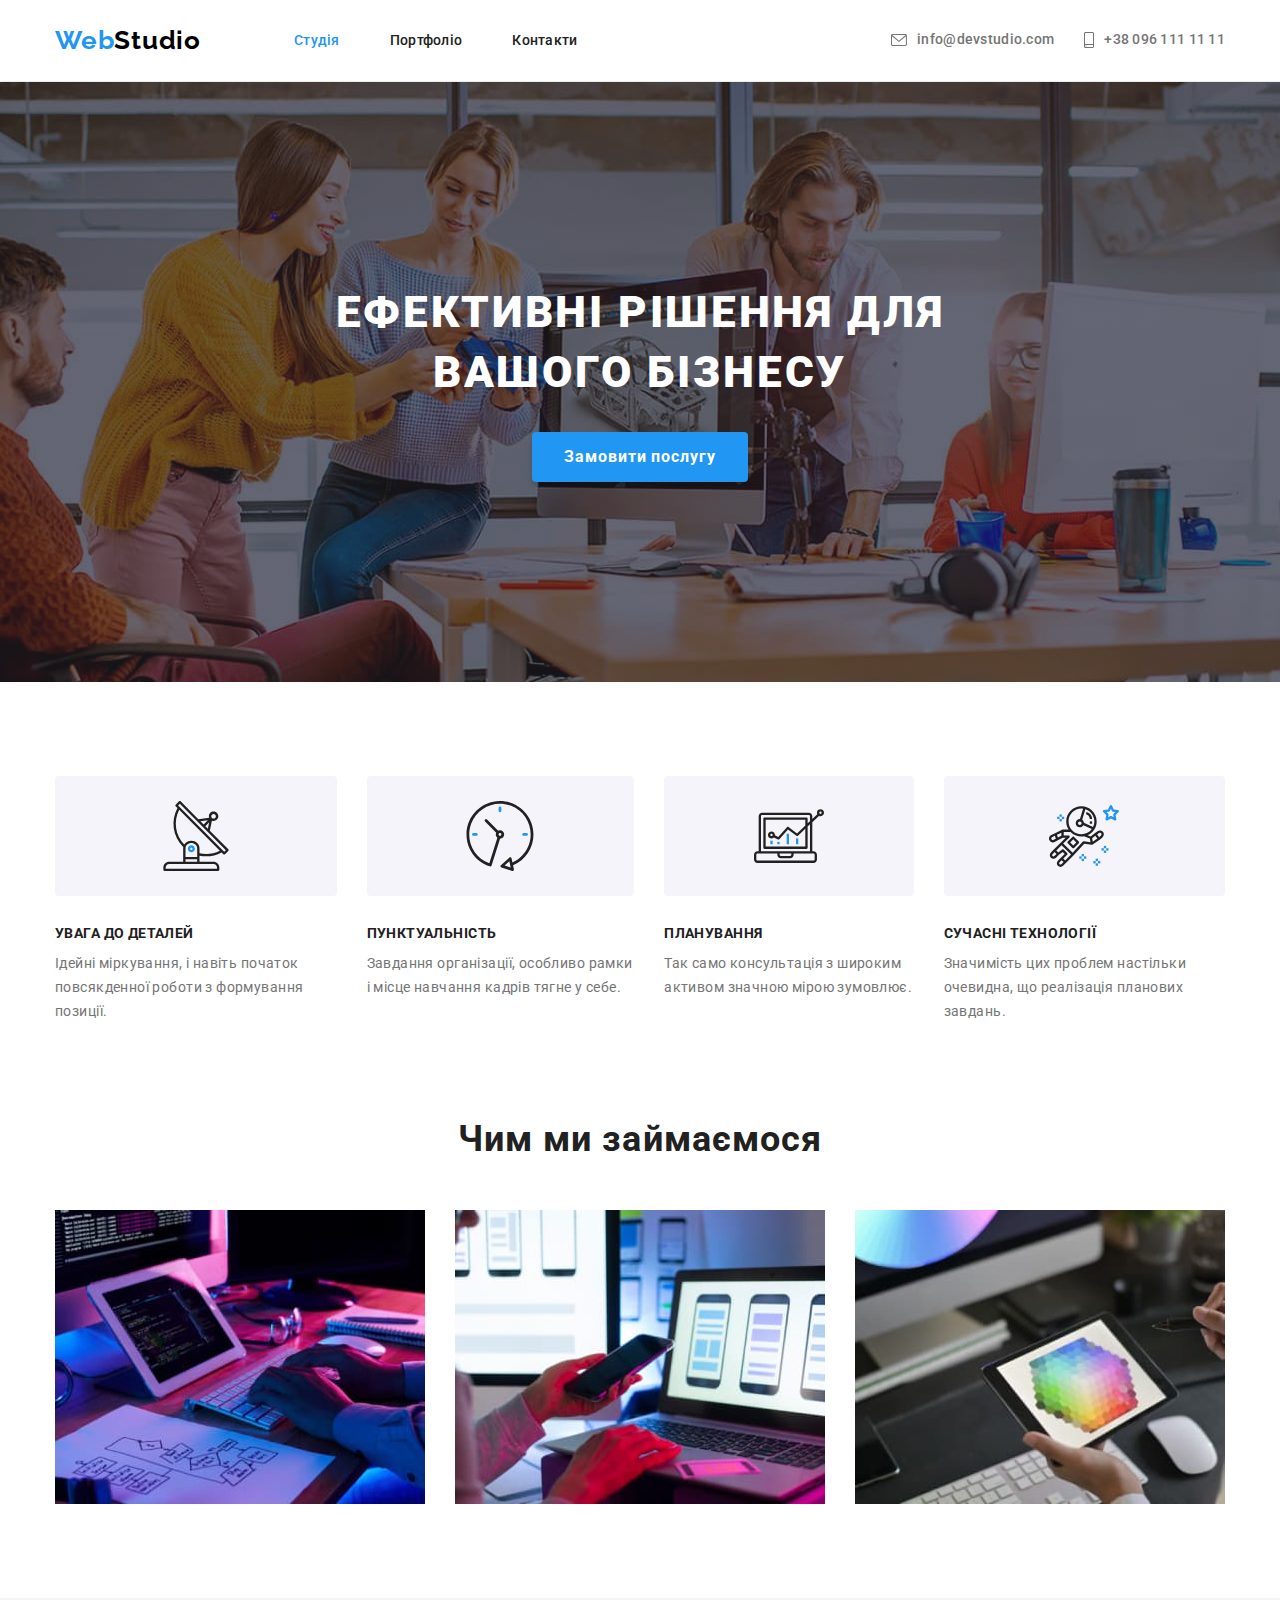
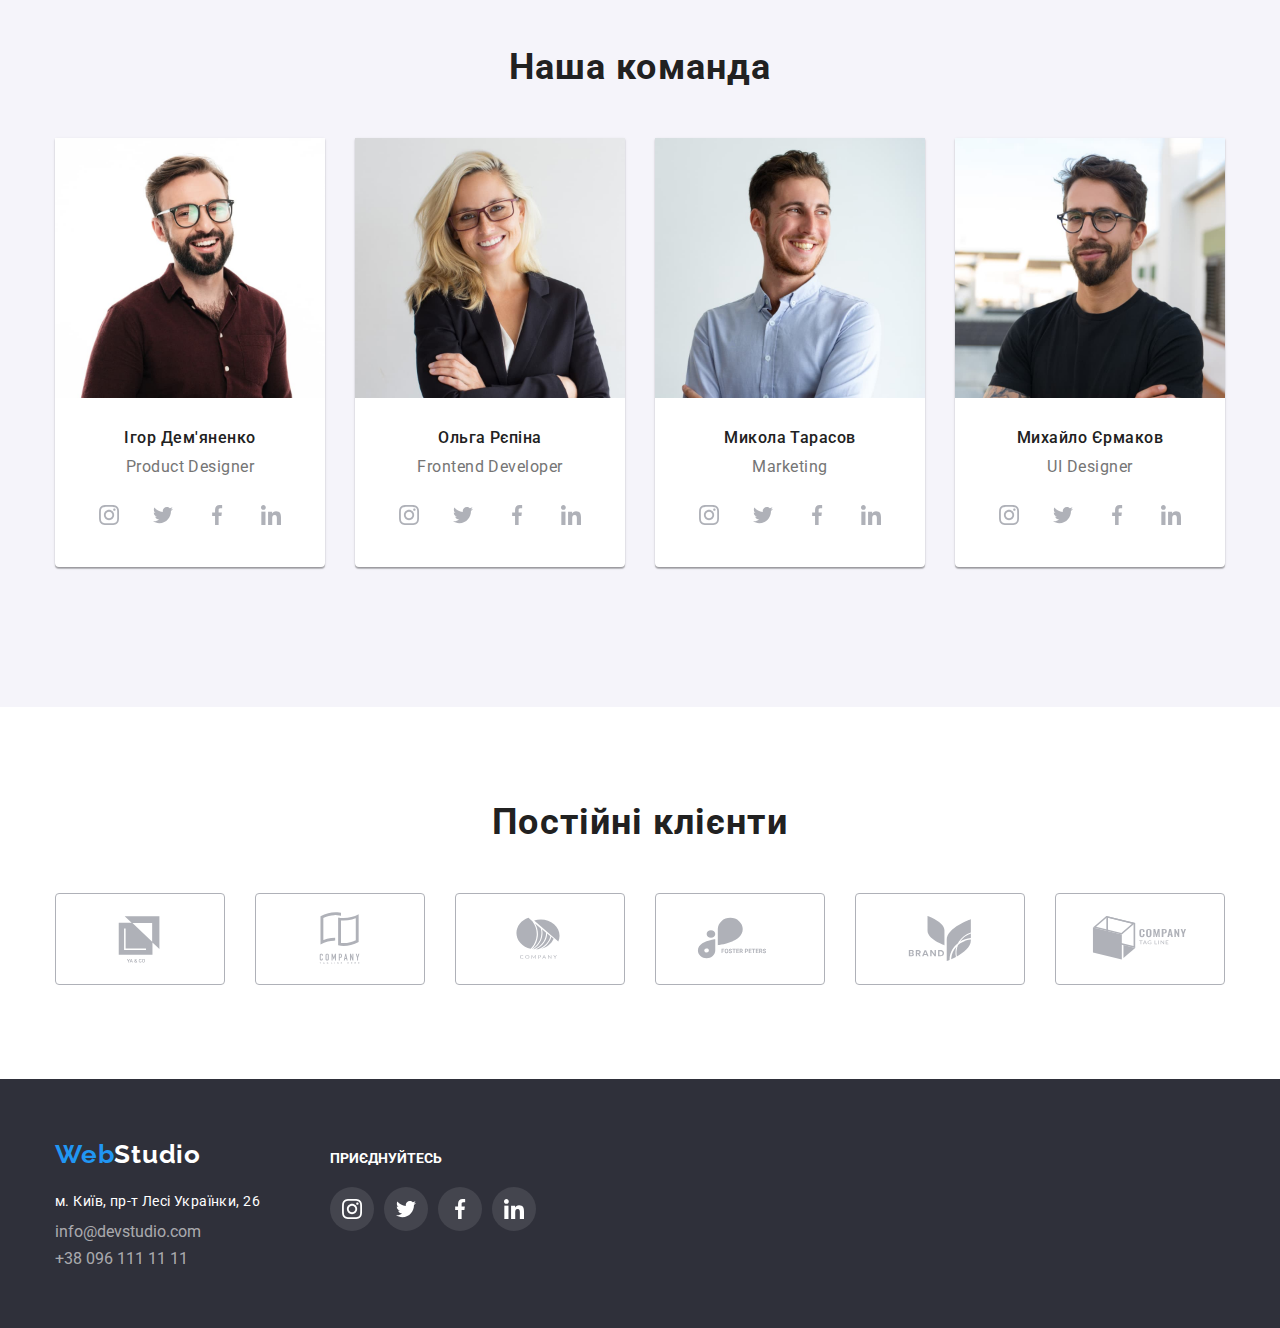
<file: index.html>
<!DOCTYPE html>
<html lang="uk">
  <head>
    <meta charset="UTF-8" />
    <meta http-equiv="X-UA-Compatible" content="IE=edge" />
    <meta name="viewport" content="width=device-width, initial-scale=1.0" />
    <title>Головна</title>
    <!-- шрифти -->
    <link rel="preconnect" href="https://fonts.googleapis.com" />
    <link rel="preconnect" href="https://fonts.gstatic.com" crossorigin />
    <link
      href="https://fonts.googleapis.com/css2?family=Raleway:wght@700&family=Roboto:wght@400;500;700;900&display=swap"
      rel="stylesheet"
    />
    <!-- стилі -->
    <link
      rel="stylesheet"
      href=" https://cdnjs.cloudflare.com/ajax/libs/modern-normalize/1.1.0/modern-normalize.min.css"
    />
    <link rel="stylesheet" href="./css/styles.css" />
  </head>
  <body>
    <header class="header section">
      <div class="container div-header">
        <nav class="navigaition">
          <a class="logo logo-header link" href="./index.html"><span class="logo-accent">Web</span>Studio</a>
          <ul class="menu list">
            <li class="menu-list"><a class="menu-link link-text  link-accent link current" href="./index.html">Студія</a></li>
            <li class="menu-list"><a class="menu-link link-text  link-accent link" href="./portfolio.html">Портфоліо</a></li>
            <li class="menu-list"><a class="menu-link link-text  link-accent link" href="">Контакти</a></li>
          </ul>
        </nav>
        <ul class="header-list list">
          <li header-item>
            <a class="mailto link-text link-accent  link" href="mailto:info@devstudio.com"><svg aria-label="Іконка почтової скриньки" class="mailto-icon" width="16px" height="12px">
                        <use href="./images/sprite.svg#icon-envelope"></use></svg>info@devstudio.com</a>
          </li>
          <li header-item>
            <a class="contact-phone-number link-text link-accent  link" href="tel:+380961111111"><svg aria-label="Шконка телефон" class="phone-icon" width="10px" height="16px">
                        <use href="./images/sprite.svg#icon-smartphone"></use></svg>+38 096 111 11 11</a>
          </li>
        </ul>
      </div>
    </header>

    <section class="hero section">
      <div class="container">
        <h1 class="hero-title transform" >Ефективні рішення для вашого бізнесу</h1>
        <button type="button" class="button button-primary">Замовити послугу</button>
      </div>
    </section>

    <section class="benefits section">
      <div class="container">
        <h2 class="visually-hidden">Hаші переваги</h2>


        <ul class="benefits-list list">
          <li class="benefits-item">
            <div class="benefits-item-div">
              <svg aria-label="Малюнок антени" class="benefits-item-svg" width="70px" heigt="70px">
                        <use href="./images/sprite.svg#icon-antenna"></use></svg>
            </div>
            <h3 class="benefits-title transform">Увага до деталей</h3>
            <p class="benefits-text">
              Ідейні міркування, і навіть початок повсякденної роботи з формування позиції.
            </p>
          </li>

          <li class="benefits-item">
              <div class="benefits-item-div">
              <svg aria-label="Малюнок годинника" class="benefits-item-svg" width="70px" heigt="70px">
                        <use href="./images/sprite.svg#icon-clock"></use></svg>
            </div>
            <h3 class="benefits-title transform">Пунктуальність</h3>
            <p class="benefits-text">
              Завдання організації, особливо рамки і місце навчання кадрів тягне у себе.
            </p>
          </li>
          <li class="benefits-item">
              <div class="benefits-item-div">
              <svg  aria-label="Малюнок графіка" class="benefits-item-svg" width="70px" heigt="70px">
                        <use href="./images/sprite.svg#icon-diagram"></use></svg>
            </div>
            <h3 class="benefits-title transform">Планування</h3>
            <p class="benefits-text">
              Так само консультація з широким активом значною мірою зумовлює.
            </p>
          </li>
          <li class="benefits-item">
              <div class="benefits-item-div">
              <svg aria-label="Малюнок астронавта" class="benefits-item-svg" width="70px" heigt="70px">
                        <use href="./images/sprite.svg#icon-astronaut"></use></svg>
            </div>
            <h3 class="benefits-title transform">Сучасні технології</h3>
            <p class="benefits-text">
              Значимість цих проблем настільки очевидна, що реалізація планових завдань.
            </p>
          </li>
        </ul>
      </div>
    </section>

    <section class="work section">
      <div class="container">
        <h2 class="work-title title">Чим ми займаємося</h2>
        <ul class="work-list list">
          <li class="work-item">
            <img
              class="work-img"
              src="./images/working_1.jpg"
              alt="Дівчина робить в офісі"
              width="370"
              height="294"
            />
          </li>
          <li class="work-item">
            <img
              class="work-img"
              src="./images/working_2.jpg"
              alt="Дівчина робить в офісі"
              width="370"
              height="294"
            />
          </li>
          <li class="work-item">
            <img
              class="work-img"
              src="./images/working_3.jpg"
              alt="Дівчина робить в офісі"
              width="370"
              height="294"
            />
          </li>
        </ul>
      </div>
    </section>

    <section class="team section">
      <div class="container">
        <h2 class="team-title title">Наша команда</h2>
        <ul class="team-list list">
          <li class="team-item">

            <img
              class="team-img"
              src="./images/igor_demyanenko.jpg"
              alt="Фото сотрудников"
              width="270"
              height="260"
            />
            <h3 class="team-item-title title">Ігор Дем'яненко</h3>
            <p class="team-item-text" lang="en">Product Designer</p>
           <ul class="team-social-list list">
              <li class="team-social-item">
                <a class="team-social-link link" 
                href="https://www.instagram.com/">
<svg lang="en" aria-label="icon instagram" class="team-social-icon" width="20" height="20"
    >
                        <use href="./images/sprite.svg#icon-instagram"></use></use></svg>
</a></li>
              <li class="team-social-item">                
<a class="team-social-link link" href="https://twitter.com/
">
<svg lang="en" aria-label="icon twitter" class="team-social-icon" width="20" height="20">
                        <use href="./images/sprite.svg#icon-twitter"></use></svg></a></li>

              <li class="team-social-item">
<a class="team-social-link link" href="https://www.facebook.com/
"><svg lang="en" aria-label="" class="team-social-icon" width="20" height="20">
                        <use href="./images/sprite.svg#icon-facebook"></use></svg></a></li>
              <li class="team-social-item">
<a class="team-social-link link" href="https://www.linkedin.com/
"><svg lang="en" aria-label="icon linkedin" class="team-social-icon" width="20" height="20">
                        <use href="./images/sprite.svg#icon-linkedin"></use></svg> </a></li>
            </ul>
          </li>
          <li class="team-item">           <img
              class="team-img"
              src="./images/olga_repina.jpg"
              alt="Фото сотрудников"
              width="270"
              height="260"
            />
            <h3 class="team-item-title title">Ольга Рєпіна</h3>
            <p class="team-item-text" lang="en">Frontend Developer</p>
            <ul class="team-social-list list">
              <li class="team-social-item">
                <a class="team-social-link link" 
                href="https://www.instagram.com/">
<svg lang="en" aria-label="icon instagram" class="team-social-icon" width="20" height="20"
    >
                        <use href="./images/sprite.svg#icon-instagram"></use></use></svg>
</a></li>
              <li class="team-social-item">                
<a class="team-social-link link" href="https://twitter.com/
">
<svg lang="en" aria-label="icon twitter" class="team-social-icon" width="20" height="20">
                        <use href="./images/sprite.svg#icon-twitter"></use></svg></a></li>

              <li class="team-social-item">
<a class="team-social-link link" href="https://www.facebook.com/
"><svg lang="en" aria-label="" class="team-social-icon" width="20" height="20">
                        <use href="./images/sprite.svg#icon-facebook"></use></svg></a></li>
              <li class="team-social-item">
<a class="team-social-link link" href="https://www.linkedin.com/
"><svg lang="en" aria-label="icon linkedin" class="team-social-icon" width="20" height="20">
                        <use href="./images/sprite.svg#icon-linkedin"></use></svg> </a></li>
            </ul>
          </li>
          <li class="team-item">
            <img
              class="team-img"
              src="./images/nikolai_tarasov.jpg"
              alt="Фото сотрудников"
              width="270"
              height="260"
            />
            <h3 class="team-item-title title">Микола Тарасов</h3>
            <p class="team-item-text" lang="en">Marketing</p>
             <ul class="team-social-list list">
              <li class="team-social-item">
                <a class="team-social-link link" 
                href="https://www.instagram.com/">
<svg lang="en" aria-label="icon instagram" class="team-social-icon" width="20" height="20"
    >
                        <use href="./images/sprite.svg#icon-instagram"></use></use></svg>
</a></li>
              <li class="team-social-item">                
<a class="team-social-link link" href="https://twitter.com/
">
<svg lang="en" aria-label="icon twitter" class="team-social-icon" width="20" height="20">
                        <use href="./images/sprite.svg#icon-twitter"></use></svg></a></li>

              <li class="team-social-item">
<a class="team-social-link link" href="https://www.facebook.com/
"><svg lang="en" aria-label="" class="team-social-icon" width="20" height="20">
                        <use href="./images/sprite.svg#icon-facebook"></use></svg></a></li>
              <li class="team-social-item">
<a class="team-social-link link" href="https://www.linkedin.com/
"><svg lang="en" aria-label="icon linkedin" class="team-social-icon" width="20" height="20">
                        <use href="./images/sprite.svg#icon-linkedin"></use></svg> </a></li>
            </ul>
          </li>
          <li class="team-item">
            <img
              class="team-img"
              src="./images/mikhail_ermakov.jpg"
              alt="Фото сотрудников"
              width="270"
              height="260"
            />
            <h3 class="team-item-title title">Михайло Єрмаков</h3>
            <p class="team-item-text" lang="en">UI Designer</p>
            <ul class="team-social-list list">
              <li class="team-social-item">
                <a class="team-social-link link" 
                href="https://www.instagram.com/">
<svg lang="en" aria-label="icon instagram" class="team-social-icon" width="20" height="20"
    >
                        <use href="./images/sprite.svg#icon-instagram"></use></use></svg>
</a></li>
              <li class="team-social-item">                
<a class="team-social-link link" href="https://twitter.com/
">
<svg lang="en" aria-label="icon twitter" class="team-social-icon" width="20" height="20">
                        <use href="./images/sprite.svg#icon-twitter"></use></svg></a></li>

              <li class="team-social-item">
<a class="team-social-link link" href="https://www.facebook.com/
"><svg lang="en" aria-label="" class="team-social-icon" width="20" height="20">
                        <use href="./images/sprite.svg#icon-facebook"></use></svg></a></li>
              <li class="team-social-item">
<a class="team-social-link link" href="https://www.linkedin.com/
"><svg lang="en" aria-label="icon linkedin" class="team-social-icon" width="20" height="20">
                        <use href="./images/sprite.svg#icon-linkedin"></use></svg> </a></li>
            </ul>

           
          
        </ul> 
      </div>
    </section>

     <section class="client section">
      <div class="container">
        <h2 class="client-title title">Постійні клієнти</h2>
        <ul class="client-list list">
          <li class="client-item"><a class="client-link" href=""><svg aria-label="Логотип компанії" class="client-link-icon" width="106" height="60">
                        <use href="./images/sprite.svg#icon-logo1"></use></svg>
</li></a>
          <li class="client-item"><a class="client-link" href=""><svg aria-label="Логотип компанії" class="client-link-icon" width="106" height="60">
                        <use href="./images/sprite.svg#icon-Logo2"></use></svg>
</li></a>
          <li class="client-item"><a class="client-link" href=""><svg aria-label="Логотип компанії" class="client-link-icon" width="106" height="60">
                        <use href="./images/sprite.svg#icon-Logo3"></use></svg>
</li></a>
          <li class="client-item"><a class="client-link" href="" ><svg aria-label="Логотип компанії" class="client-link-icon" width="106" height="60">
                        <use href="./images/sprite.svg#icon-Logo4"></use></svg></a>
</li>
          <li class="client-item"><a class="client-link" href=""><svg aria-label="Логотип компанії" class="client-link-icon" width="106" height="60">
                        <use href="./images/sprite.svg#icon-Logo5"></use></svg></a>
</li>
          <li class="client-item"><a class="client-link" href=""><svg aria-label="Логотип компанії" class="client-link-icon" width="106" height="60">
                        <use href="./images/sprite.svg#icon-Logo6"></use></svg></a>
</li>
        </ul>
      </div>
    </section> 

    <footer class="footer section">
      <div class="container footer-div">
        
          <div class="footer-address-div">
            <a class="logo logo-footer link" href="./index.html"><span class="logo-accent">Web</span>Studio</a>
            <address class="address">
              <ul class="address-list list">
                <li class="address-item"><a class="address-link link-accent link" href="">м. Київ, пр-т Лесі Українки, 26</a></li>
                <li class="address-item">
                  <a class="mailto mailto-footer link-accent link" href="mailto:info@devstudio.com">info@devstudio.com</a>
                </li>
                <li class="address-item">
                  <a class="contact-phone-number phone-footer link-accent  link" href="tel:+380961111111"
                    >+38 096 111 11 11</a
                  >
                </li>
              </ul>
            </address>
          </div>

          <div class="footer-icon-div">
            <p class="footer-icon-text transform">Приєднуйтесь</p>
            <ul class="footer-icon-list list">
              <li class="footer-icon-item">
                <a class="footer-icon-link link" href="https://www.instagram.com/
" ><svg lang="en" aria-label="icon instagram" class="footer-icon" width="20" height="20"
    >
                        <use href="./images/sprite.svg#icon-instagram"></use></svg>
</a></a>
              </li>
              <li class="footer-icon-item">
                <a class="footer-icon-link link" href="https://twitter.com/
" ><svg lang="en" aria-label="icon twitter" class="footer-icon" width="20" height="20">
                        <use href="./images/sprite.svg#icon-twitter"></use></svg>
</a></a>
              </li>
              <li class="footer-icon-item">
                <a class="footer-icon-link link" href="https://www.facebook.com/
"><svg lang="en" aria-label="" class="footer-icon" width="20" height="20">
                        <use href="./images/sprite.svg#icon-facebook"></use></svg>
</a></a>
              </li>
              <li class="footer-icon-item">
                <a class="footer-icon-link link" href="https://www.linkedin.com/
"><svg lang="en" aria-label="icon linkedin" class="footer-icon" width="20" height="20">
                        <use href="./images/sprite.svg#icon-linkedin"></use></svg>
</a></a>
              </li>
            </ul>
          </div>
        
      </div>
    </footer>
  </body>
</html>
</file>
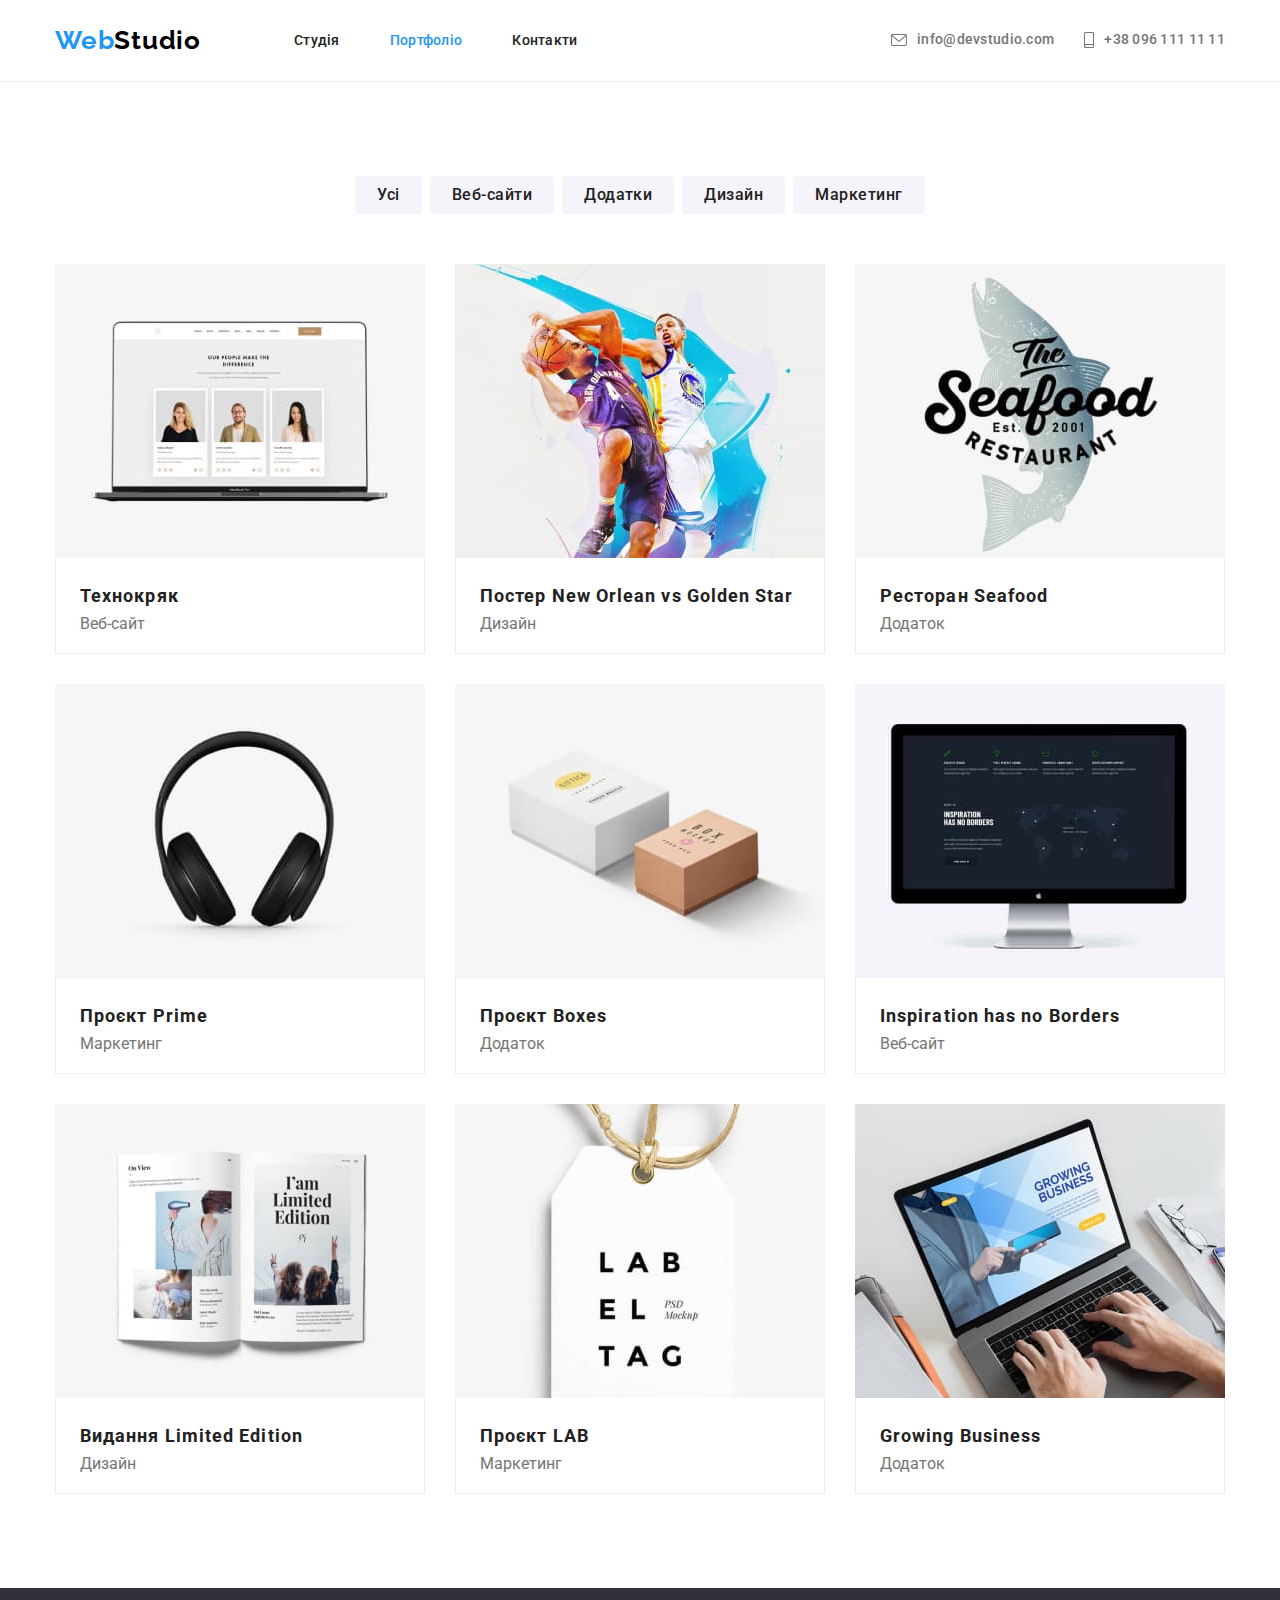
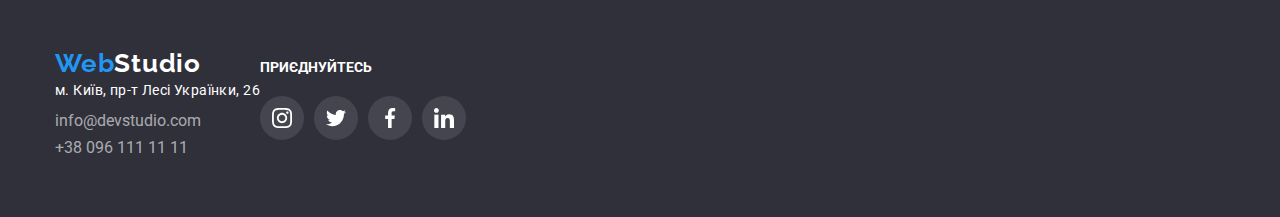
<file: portfolio.html>
<!DOCTYPE html>
<html lang="uk">
  <head>
    <meta charset="UTF-8" />
    <meta http-equiv="X-UA-Compatible" content="IE=edge" />
    <meta name="viewport" content="width=device-width, initial-scale=1.0" />
    <title>Портфоліо</title>
    <!-- шрифти -->
    <link rel="preconnect" href="https://fonts.googleapis.com" />
    <link rel="preconnect" href="https://fonts.gstatic.com" crossorigin />
    <link
      href="https://fonts.googleapis.com/css2?family=Raleway:wght@700&family=Roboto:wght@400;500;700;900&display=swap"
      rel="stylesheet"
    />
    <!-- стилі -->
    <link
      rel="stylesheet"
      href=" https://cdnjs.cloudflare.com/ajax/libs/modern-normalize/1.1.0/modern-normalize.min.css"
    />
    <link rel="stylesheet" href="./css/styles.css" />
  </head>
  <body>
   <header class="header section">
      <div class="container div-header">
        <nav class="navigaition">
          <a class="logo logo-header link" href="./index.html"><span class="logo-accent">Web</span>Studio</a>
          <ul class="menu list">
            <li class="menu-list"><a class="menu-link link-text  link-accent link" href="./index.html">Студія</a></li>
            <li class="menu-list"><a class="menu-link link-text  link-accent link current" href="./portfolio.html">Портфоліо</a></li>
            <li class="menu-list"><a class="menu-link link-text  link-accent link" href="">Контакти</a></li>
          </ul>
        </nav>
        <ul class="header-list list">
          <li header-item>
            <a class="mailto link-text link-accent  link" href="mailto:info@devstudio.com"><svg aria-label="Іконка почтової скриньки" class="mailto-icon" width="16px" height="12px">
                        <use href="./images/sprite.svg#icon-envelope"></use></svg>info@devstudio.com</a>
          </li>
          <li header-item>
            <a class="contact-phone-number link-text link-accent  link" href="tel:+380961111111"><svg aria-label="Шконка телефон" class="phone-icon" width="10px" height="16px">
                        <use href="./images/sprite.svg#icon-smartphone"></use></svg>+38 096 111 11 11</a>
          </li>
        </ul>
      </div>
    </header>
    <main>
      <section class="portfolio section">
        <div class="container portfolio-div">
          <h1 class="visually-hidden">Портфоліо</h1>
          <!-- список кнопок -->
          <ul class="portfolio-btn-list list">
            <li class="portfolio-btn-item">
              <button class="button-secondary button button-activ" type="button">Усі</button>
            </li>
            <li class="portfolio-btn-item">
              <button class="button-secondary button button-activ" type="button">Веб-сайти</button>
            </li>
            <li class="portfolio-btn-item">
              <button class="button-secondary button button-activ" type="button">Додатки</button>
            </li>
            <li class="portfolio-btn-item">
              <button class="button-secondary button button-activ" type="button">Дизайн</button>
            </li>
            <li class="portfolio-btn-item">
              <button class="button-secondary button button-activ" type="button">Маркетинг</button>
            </li>
          </ul>

          <ul class="portfolio-links-list list">
            <li class="portfolio-link-item">
              <a class="item-link link" href="">
                <img
                  class="portfolio-link-img"
                  src="./images/portfolio_tehnokriyk.jpg"
                  alt="Відкритий ноутбук з сайтом на екрані"
                  width="370"
                  height="294"
                />
                <div class="div-link-border">
                  <h3 class="portfolio-link-title">Технокряк</h3>
                  <p class="portfolio-link-text">Веб-сайт</p>
                </div>
              </a>
            </li>

            <li class="portfolio-link-item">
              <a class="item-link link" href="">
                <img
                  class="portfolio-link-img"
                  src="./images/portfolio_poster.jpg"
                  alt="Елемент дизайнерської роботи з баскетболістами"
                  width="370"
                  height="294"
                />
                <div class="div-link-border">
                  <h3 class="portfolio-link-title link">Постер New Orlean vs Golden Star</h3>
                <p class="portfolio-link-text">Дизайн</p>
                </div>
                
              </a>
            </li>

            <li class="portfolio-link-item">
              <a class="item-link link" href="">
                <img
                  class="portfolio-link-img"
                  src="./images/portfolio_seafood.jpg"
                  alt="Логотип ресторану"
                  width="370"
                  height="294"
                />
                <div class="div-link-border">
                  <h3 class="portfolio-link-title link">Ресторан Seafood</h3>
                <p class="portfolio-link-text">Додаток</p>
                </div>
                
              </a>
            </li>

            <li class="portfolio-link-item">
              <a class="item-link link" href="">
                <img
                  class="portfolio-link-img"
                  src="./images/portfolio_prime.jpg"
                  alt="Чорні навушники на білому фоні"
                  width="370"
                  height="294"
                />
                <div class="div-link-border">
                  <h3 class="portfolio-link-title link">Проєкт Prime</h3>
                <p class="portfolio-link-text">Маркетинг</p>
                </div>
              </a>
                
                
            </li>

            <li class="portfolio-link-item">
              <a class="item-link link" href="">
                <img
                  class="portfolio-link-img"
                  src="./images/portfolio_boxes.jpg"
                  alt="Велика біла та маленька коробочка кирпичного кольору на білому фоні"
                  width="370"
                  height="294"
                />
                <div class="div-link-border">
                  <h3 class="portfolio-link-title link">Проєкт Boxes</h3>
                <p class="portfolio-link-text">Додаток</p>
                </div>
                
              </a>
            </li>

            <li class="portfolio-link-item">
              <a class="item-link link" href="">
                <img
                  class="portfolio-link-img"
                  src="./images/portfolio_borders.jpg"
                  alt="Темний монітор на білому фоні"
                  width="370"
                  height="294"
                />
                <div class="div-link-border">
                  <h3 class="portfolio-link-title link">Inspiration has no Borders</h3>
                <p class="portfolio-link-text">Веб-сайт</p>
                </div>
                
              </a>
            </li>

            <li class="portfolio-link-item">
              <a class="item-link link" href="">
                <img
                  class="portfolio-link-img"
                  src="./images/portfolio_limited_edition.jpg"
                  alt="Відкрита книга"
                  width="370"
                  height="294"
                />
                <div class="div-link-border">
                  <h3 class="portfolio-link-title link">Видання Limited Edition</h3>
                <p class="portfolio-link-text">Дизайн</p>
                </div>
                
              </a>
            </li>

            <li class="portfolio-link-item">
              <a class="item-link link" href="">
                <img
                  class="portfolio-link-img"
                  src="./images/portfolio_lab.jpg"
                  alt="Фірмовий знак проекту"
                  width="370"
                  height="294"
                />
                <div class="div-link-border">
                  <h3 class="portfolio-link-title link">Проєкт LAB</h3>
                  <p class="portfolio-link-text">Маркетинг</p>
                </div>
              </a>
            </li>

            <li class="portfolio-link-item">
              <a class="item-link link" href="">
                <img
                  class="portfolio-link-img"
                  src="./images/portfolio_growing_business.jpg"
                  alt="Ноутбук на столі"
                  width="370"
                  height="294"
                />
                <div class="div-link-border">
                  <h3 class="portfolio-link-title">Growing Business</h3>
                  <p class="portfolio-link-text">Додаток</p>
                </div>
              </a>
            </li>
          </ul>
        </div>

        <!-- список картинок -->
      </section>
    </main>

      <footer class="footer section">
      <div class="container footer-div">
        
          <ul class="footer-address-list list">
            <a class="logo logo-footer link" href="./index.html"><span class="logo-accent">Web</span>Studio</a>
            <address class="address">
              <ul class="address-list list">
                <li class="address-item"><a class="address-link link-accent link" href="">м. Київ, пр-т Лесі Українки, 26</a></li>
                <li class="address-item">
                  <a class="mailto mailto-footer link-accent link" href="mailto:info@devstudio.com">info@devstudio.com</a>
                </li>
                <li class="address-item">
                  <a class="contact-phone-number phone-footer link-accent  link" href="tel:+380961111111"
                    >+38 096 111 11 11</a
                  >
                </li>
              </ul>
            </address>
          </ul>
          <ul class="footer-list list">
            <p class="footer-icon-text transform">Приєднуйтесь</p>
            <ul class="footer-icon-list list">
              <li class="footer-icon-item">
                <a class="footer-icon-link link" href="https://www.instagram.com/
" ><svg lang="en" aria-label="icon instagram" class="footer-icon" width="20px" height="20px"
    >
                        <use href="./images/sprite.svg#icon-instagram"></use></svg>
</a></a>
              </li>
              <li class="footer-icon-item">
                <a class="footer-icon-link link" href="https://twitter.com/
" ><svg lang="en" aria-label="icon twitter" class="footer-icon" width="20px" height="20px">
                        <use href="./images/sprite.svg#icon-twitter"></use></svg>
</a></a>
              </li>
              <li class="footer-icon-item">
                <a class="footer-icon-link link" href="https://www.facebook.com/
"><svg lang="en" aria-label="" class="footer-icon" width="20px" height="20px">
                        <use href="./images/sprite.svg#icon-facebook"></use></svg>
</a></a>
              </li>
              <li class="footer-icon-item">
                <a class="footer-icon-link link" href="https://www.linkedin.com/
"><svg lang="en" aria-label="icon linkedin" class="footer-icon" width="20px" height="20px">
                        <use href="./images/sprite.svg#icon-linkedin"></use></svg>
</a></a>
              </li>
            </ul>
          </ul>
        
      </div>
    </footer>

  </body>
</html>
</file>
<file: css/styles.css>
/* сбрасываем стили */
h1, 
h2,
h3,
h4,
p {
    margin-top: 0;
    margin-bottom: 0;
}

ul,
ol {
    margin-top: 0;
    margin-bottom: 0;
    padding-left: 0;
}

button {
    cursor: pointer;
}

img {
    display: block;
}

.list {
    list-style: none;
}

.link {
    text-decoration: none;
}

.visually-hidden {
    position: absolute;
    white-space: nowrap;
    width: 1px;
    height: 1px;
    overflow: hidden;
    border: 0;
    padding: 0;
    clip: rect(0 0 0 0);
    clip-path: inset(50%);
    margin: -1px;
}

:root {
    /* палитра цветов */
    --primary-color: #212121;
    --secondary-color: #757575;
    --secondary-color-w: #FFFFFF;
    --additional-color: rgba(255, 255, 255, 0.6);
    --accent-color: #2196F3;
    /* текст */
    --primary-font-family: 'Roboto', sans-serif;
    --secondary-font-family: 'Raleway', sans-serif;
    /* фон */
    --primary-background-color: #ffffff;
    --secondary-background-color-lige: rgba(47, 48, 58, 0.4);
    --secondary-background-color-dark: #2F303A;
    --accent-background-color: #AFB1B8;
}

body {
    color: var(--primary-color);
    font-family: var(--primary-font-family);
    background-color: var(--primary-background-color);
}

/* ==========   общие классы   ======= */
.container {
    width: 1200px;
    padding: 0 15px;
    margin-left: auto;
    margin-right: auto;
}

.section {
    padding-top: 94px;
    padding-bottom: 94px;
}

.link-text {
    color: var(--secondary-color);
    font-weight: 500;
    font-size: 14px;
    line-height: 1.14;
    letter-spacing: 0.02em;
}

.title {
    font-size: 36px;
    line-height: 1.17;
    text-align: center;
    letter-spacing: 0.03em;
    margin-bottom: 50px;
}

.transform {
    text-transform: uppercase;
}

/* --- hover-focus  --- */
.link-accent:hover,
.link-accent:focus {
    color: var(--accent-color);
    fill: var(--accent-color);
}


/*====================   HEADER   ==================== */
.header {
    padding-top: 25px;
    padding-bottom: 25px;
    border-bottom: 1px solid #ECECEC;
}

/* ---  LOGO   --- */
.logo {
    color: #000000;
    font-family: var(--secondary-font-family);
    font-weight: 700;
    font-size: 26px;
    line-height: 1.19;
    letter-spacing: 0.03em;
}

.logo-header {
    margin-right: 93px;
}

.logo-accent {
    color: var(--accent-color);
}

.logo:hover {
    color: var(--accent-color);
}

/* ----   navigation   ----   */
.menu-link {
    color: var(--primary-color);
}

/* ----------------------------- */
.div-header {
    display: flex;
    justify-content: space-between;
}

.navigaition {
    display: flex;

}

.menu {
    display: flex;
    align-items: center;
    column-gap: 50px;
}

.header-list {
    display: flex;
    align-items: center;
    column-gap: 30px;
}

/* --------------- */
.mailto,
.contact-phone-number {
    display: flex;
    align-items: center;
}

.mailto-icon,
.phone-icon {
    margin-right: 10px;
    fill: currentColor;
}

.current {
    color: var(--accent-color);
}

/* ===============  HERO   =========== */
.hero {
    padding-top: 200px;
    padding-bottom: 200px;
    background-color: #C4C4C4;
    background-image: linear-gradient(rgba(47, 48, 58, 0.4),
            rgba(47, 48, 58, 0.4)),
        url("../images/bg/hero-bg.jpg");
    background-repeat: no-repeat;
    background-position: center;
    background-size: cover;
    max-width: 1600px;
    margin-left: auto;
    margin-right: auto;
}

.hero-title {
    font-family: var(--primary-font-family);
    color: var(--secondary-color-w);
    width: 696px;
    margin-right: auto;
    margin-left: auto;
    margin-bottom: 30px;
    font-weight: 900;
    font-size: 44px;
    line-height: 1.37;
    text-align: center;
    letter-spacing: 0.06em;
}

/*--------  кнопки   -----------   */

.button {
    display: block;
    font-size: 16px;
    line-height: 1.9;
    text-align: center;
    border: none;
    border-radius: 4px;
}

.button-primary {
    color: var(--secondary-color-w);
    background-color: var(--accent-color);
    font-weight: 700;
    line-height: 1.9;
    letter-spacing: 0.06em;
    margin-right: auto;
    margin-left: auto;
    width: 216px;
    height: 50px;
    box-shadow: 0px 4px 4px rgba(0, 0, 0, 0.15);
}

.button-secondary {
    color: var(--primary-color);
    background-color: #F5F4FA;
    font-weight: 500;
    line-height: 1.6;
    letter-spacing: 0.03em;
    padding: 6px 22px;  
    
}

/* ------ hover-focus  ------------ */
.button-primary:hover,
.button-primary:focus {
    background-color: #188CE8;
}

.button-secondary:hover,
.button-secondary:focus {
    color: var(--secondary-color-w);
    background-color: var(--accent-color);
    box-shadow: 0px 4px 4px rgba(0, 0, 0, 0.25);
}

.button-activ:active {
    color: var(--accent-color);
}


/* ===============  HERO   =========== */
/* ===========   benefits   ================= */
.benefits {
    padding-bottom: 0;
}

.benefits-title {
    font-size: 14px;
    line-height: 1.14;
    letter-spacing: 0.03em;
    margin-bottom: 10px;
}

.benefits-text {
    color: var(--secondary-color);
    font-size: 14px;
    line-height: 1.71;
    letter-spacing: 0.03em;
}

/*------    позиционирование   ---------------- */
.benefits-list {
    display: flex;
    column-gap: 30px;
}

.benefits-item {
    flex-basis: calc((100%-90px)/4);
}

.benefits-item-div {
    display: flex;
    justify-content: center;
    align-items: center;
    background-color: #F5F4FA;
    height: 120px;
    border-radius: 4px;
    margin-bottom: 30px;
}

/* ===========   benefits   ================= */
/* ===========   WORK   ===================== */
.work-list {
    display: flex;
    column-gap: 30px;
}

.work-list-item {
    flex-basis: calc((100%-60px)/3)
}

/* ===========   WORK   ===================== */
/* ===========   TEAM   ===================== */
.team {
    background-color: #F5F4FA;
    padding-top: 48px;
    padding-bottom: 140px;
}

.team-list {
    display: flex;
    column-gap: 30px;
}

.team-item {
    background-color: var(--primary-background-color);
    box-shadow: 0px 1px 3px rgba(0, 0, 0, 0.12), 0px 1px 1px rgba(0, 0, 0, 0.14), 0px 2px 1px rgba(0, 0, 0, 0.2);
    border-radius: 0px 0px 4px 4px;
    padding-bottom: 30px;
    flex-basis: calc((100%-90px)/4)
}

.team-img {
    margin-bottom: 30px;
}

.team-item-title {
    font-weight: 500;
    font-size: 16px;
    line-height: 1.19;
    margin-bottom: 10px;
}

.team-item-text {
    color: var(--secondary-color);
    font-size: 16px;
    line-height: 1.19;
    text-align: center;
    letter-spacing: 0.03em;
    margin-bottom: 16px;
}

.team-social-list {
    display: flex; 
    justify-content: center;
    column-gap: 10px;
}
.team-social-item{
    display: flex;
        justify-content: center;
        align-items: center;

}

.team-social-link {
    display: flex;
    justify-content: center;
    align-items: center; 
    width: 44px;
    height: 44px;
    border-radius: 50%;
    background-color: var(--secondary-color-w);

}

.team-social-icon {
    color: #AFB1B8;   
    fill: currentColor;

}

/* --------- hover,focus ----------- */
.team-social-link:hover .team-social-icon,
.team-social-link:focus .team-social-icon {
    fill: var(--secondary-color-w);

}

.team-social-link:hover,
.team-social-link:focus {
    background-color: var(--accent-color); 
 
} 

/* ===========   TEAM   ===================== */
/* ===========   CLIENT   ===================== */

.client-list {
    display: flex;
    column-gap: 30px;
}


.client-link {
    display: flex;
    align-items: center;
    justify-content: center;
    width: 170px;
    height: 92px;
    border: 1px solid #AFB1B8;
    border-radius: 4px;
}

.client-link-icon {
    fill: #afb1b8;

}

.client-link:hover .client-link-icon,
.client-link:focus .client-link-icon {
    fill: var(--accent-color);
}

.client-link:hover,
.client-link:focus {
    border: 1px solid var(--accent-color);
}


/*===========   CLIENT   =====================*/
/* ==========   FOOTER   ===================== */

.footer {
    padding: 60px 0;
    background-color: var(--secondary-background-color-dark);
}

.address {
    font-style: normal;
}

.address-link {
    color: var(--secondary-color-w);
    font-size: 14px;
    line-height: 1.71;
    letter-spacing: 0.03em;
}

.mailto-footer,
.phone-footer {
    color: rgba(255, 255, 255, 0.6);
}

.logo-footer {
    color: var(--secondary-color-w);

}

/* ---------------------------------------------- */

.footer-icon-text {
    color: var(--secondary-color-w);
    font-weight: 700;
    font-size: 14px;
    line-height: 1.14;
    margin-bottom: 20px;
}

/* ============================= */
.footer-div {
    display: flex;
    align-items: baseline;
}

.footer-address-div {
    display: flex;
    margin-right: 70px;
    flex-direction: column;
    row-gap: 20px;
}

.address-list {
    display: flex;
    flex-direction: column;
    row-gap: 9px;

}

.footer-icon-list {
    display: flex;
    column-gap: 10px;
}

.footer-icon {
    fill: var(--secondary-color-w);
}

.footer-icon-link {
    display: flex;
    justify-content: center;
    align-items: center;
    width: 44px;
    height: 44px;
    border-radius: 50%;
    background-color: rgba(255, 255, 255, 0.1);
}

.footer-icon-link:hover,
.footer-icon-link:focus {
    background-color: var(--accent-color);

}

/* ----------------------- */
/* ==========   FOOTER   ===================== */
/*================   portfolio   =========================== */

.portfolio-link-title {
    color: var(--primary-color);
    font-size: 18px;
    line-height: 2;
    letter-spacing: 0.06em;
}

.portfolio-link-text {
    color: var(--secondary-color);
    font-size: 16px;
    line-height: 1.19;
}

/*----------------------------------------------------------*/
/* позиционирование */

.portfolio-btn-list {
    display: flex;
    justify-content: center;
    column-gap: 8px;
    margin-bottom: 50px;

}

.portfolio-links-list {
    display: flex;
    flex-wrap: wrap;
    gap: 30px;
}

/* .portfolio-link-item{     */
/* border-bottom: 1px solid #EEEEEE; */
/* flex-basis: calc((100%-60px)/3); */
/* }  */

.div-link-border {
    border: 1px solid #EEEEEE;
    border-top: none;
    padding: 20px 24px;
}
.item-link{
    display: inline-block;
}

.item-link:hover,
.item-link:focus {
    box-shadow: 0px 1px 1px rgba(0, 0, 0, 0.12), 0px 4px 4px rgba(0, 0, 0, 0.06), 1px 4px 6px rgba(0, 0, 0, 0.16);
}    

/* ---------------------------------------------------------- */
</file>
